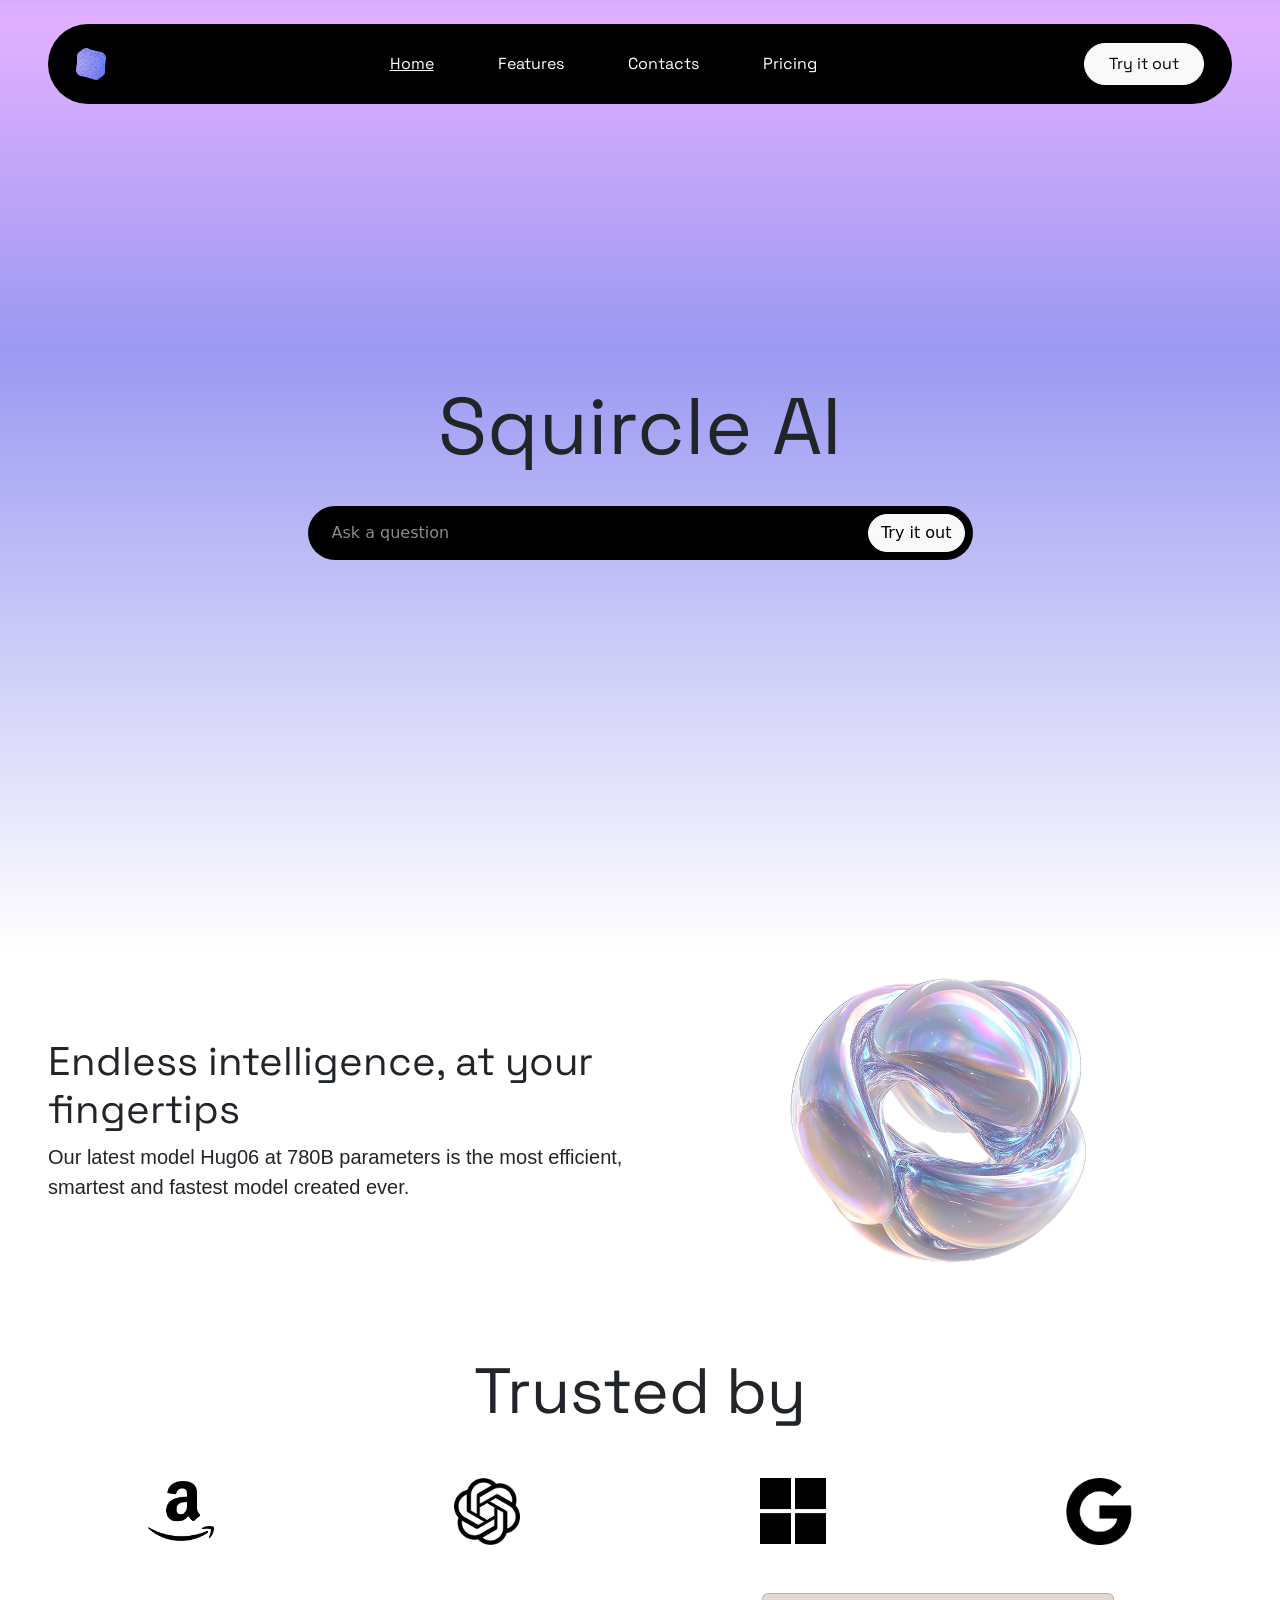
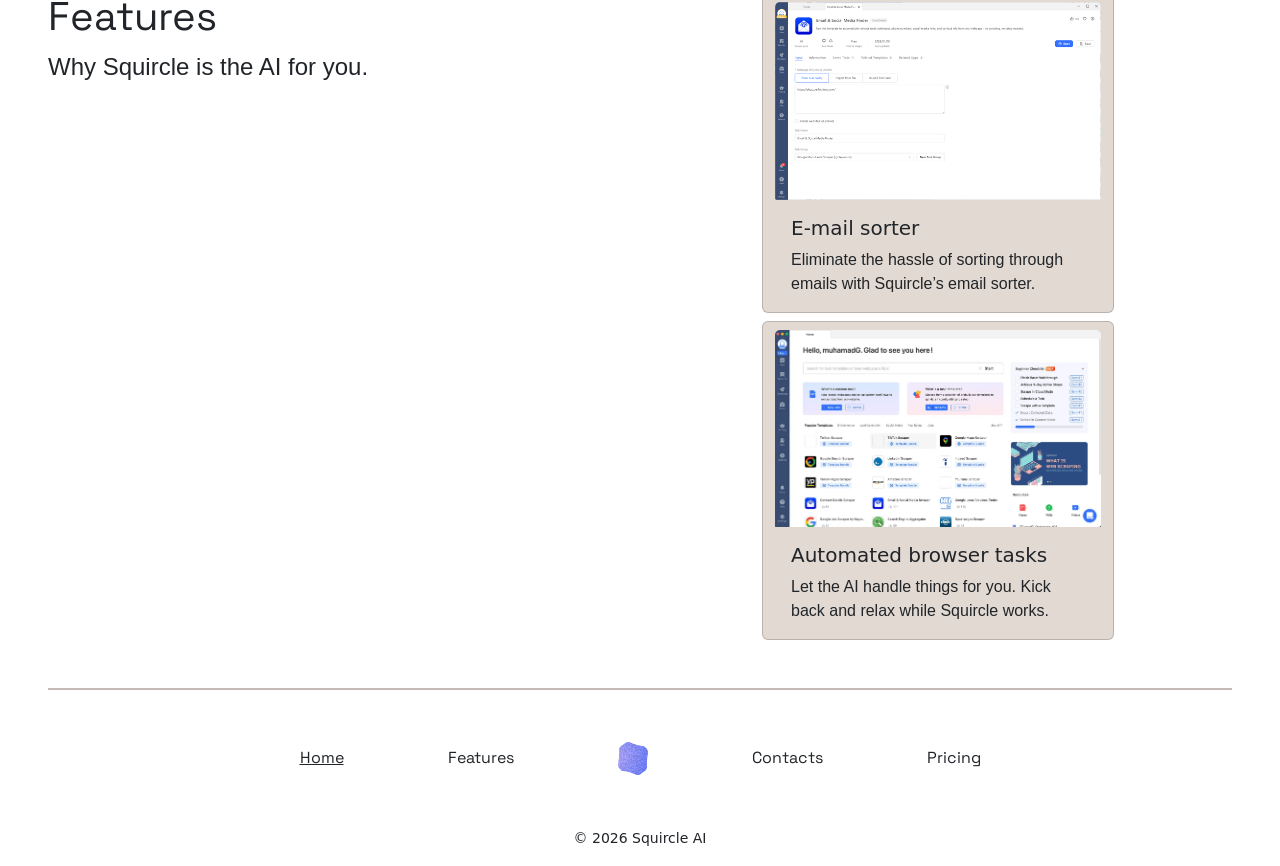
<file: index.html>
<!DOCTYPE html>
<html lang="en">
<head>
    <meta charset="UTF-8">
    <title>Squircle AI</title>
    <link href="https://cdn.jsdelivr.net/npm/bootstrap@5.3.8/dist/css/bootstrap.min.css" rel="stylesheet" integrity="sha384-sRIl4kxILFvY47J16cr9ZwB07vP4J8+LH7qKQnuqkuIAvNWLzeN8tE5YBujZqJLB" crossorigin="anonymous">
    <script src="https://cdn.jsdelivr.net/npm/bootstrap@5.3.8/dist/js/bootstrap.bundle.min.js" integrity="sha384-FKyoEForCGlyvwx9Hj09JcYn3nv7wiPVlz7YYwJrWVcXK/BmnVDxM+D2scQbITxI" crossorigin="anonymous"></script>
    <link rel="stylesheet" href="style.css">
    <script src="script.js"></script>
</head>
<body class="bg-white">
    <header class="index-custom-color py-4 px-5">
        <nav class="navbar navbar-expand-lg bg-black rounded-pill px-3">
            <div class="container-fluid justify-content-center justify-content-lg-between">
                <a class="navbar-brand d-flex align-items-center d-none d-lg-block" href="index.html">
                    <img src="assets/logo.svg" alt="Logo" class="logo-size-nav">
                </a>

                <div class="justify-content-center">
                    <ul class="navbar-nav flex-row gap-4 gap-sm-5 text-center flex-wrap justify-content-center align-items-center">
                        <li class="nav-item">
                            <a class="nav-link text-white space-font text-decoration-underline" href="index.html">
                                Home
                            </a>
                        </li>

                        <li class="nav-item">
                            <a class="nav-link text-white space-font" href="features.html">
                                Features
                            </a>
                        </li>
                        <li class="nav-item">
                            <a class="nav-link text-white space-font" href="contact.html">
                                Contacts
                            </a>
                        </li>

                        <li class="nav-item">
                            <a class="nav-link text-white space-font" href="pricing.html">
                                Pricing
                            </a>
                        </li>
                    </ul>
                </div>

                <button class="btn btn-light rounded-pill px-4 py-2 d-none d-lg-block space-font">
                    Try it out
                </button>
            </div>
        </nav>
        <div class="container text-center bigger-bottom-padding bigger-top-padding">
            <div class="row">
                <h1 class="p-4 display-1 text-center">Squircle AI</h1>
            </div>
            <div class="row d-flex justify-content-center">
                <div class="col-7 bg-black p-2 rounded-pill d-flex align-items-center justify-content-between gap-4">
                    <input type="text" class="form-control bg-transparent border-0 text-light shadow-none ps-3" placeholder="Ask a question">
                    <button class="btn btn-light rounded-pill text-nowrap"> <!-- text-nowrap is the thing that makes it not to stretch on 2 lines, I love it so much, but I only know it for like a 2 minutes now -->
                        Try it out
                    </button>
                </div>
            </div>
        </div>
    </header>
    <main class="mx-5">
        <section class="mb-5">
            <div class="row">
                <div class="col align-self-center">
                    <h3 class="display-6">Endless intelligence, at your fingertips</h3>
                    <p class="fs-5">
                        Our latest model Hug06 at 780B parameters is the most efficient,
                        smartest and fastest model created ever.
                    </p>
                </div>
                <div class="col text-center d-none d-lg-block">
                    <img src="assets/really_cool_picture.png" alt="AI image/video">
                </div>
            </div>
        </section>
        <section class="mb-5">
            <h2 class="display-3 text-center">Trusted by</h2>

            <div class="d-flex justify-content-between my-5 row gap-3 d-grid mb-3">

                    <div class="col text-center">
                        <img class="w-25" style="width: 200px" src="assets/Brand%20logos/amazon%20_a_%20logo%20colored%201.png" alt="Trusted partner 1">
                    </div>
                    <div class="col text-center">
                        <img class="w-25" style="width: 200px" src="assets/Brand%20logos/ChatGPT-Logo%201.png" alt="Trusted partner 1">
                    </div>
                    <div class="col text-center">
                        <img class="w-25" style="width: 200px" src="assets/Brand%20logos/microsoft%20logo%20black%201.png" alt="Trusted partner 1">
                    </div>
                    <div class="col text-center">
                        <img class="w-25" style="width: 200px" src="assets/Brand%20logos/google-black-icon.png%201.png" alt="Trusted partner 1">
                    </div>

            </div>
        </section>
        <section class="mb-5">
            <div class="row">
                <div class="col">
                    <h3 class="display-6">Features</h3>
                    <p class="fs-4">Why Squircle is the AI for you.</p>
                </div>

                <div class="col mx-2">
                    <div class="row d-flex justify-content-around row-gap-2">
                        <div class="card bg-white-darker card-size">
                            <img src="assets/images/random%20feature%20screenshot%201.png" class="card-img-top mt-2" alt="Card image 1">
                            <div class="card-body">
                                <h5 class="card-title">E-mail sorter</h5>
                                <p class="card-text">Eliminate the hassle of sorting through emails with Squircle’s email sorter.</p>
                            </div>
                        </div>

                        <div class="card bg-white-darker card-size">
                            <img src="assets/images/random%20feature%20screenshot%202.webp" class="card-img-top mt-2" alt="Card image 1">
                            <div class="card-body">
                                <h5 class="card-title">Automated browser tasks</h5>
                                <p class="card-text">Let the AI handle things for you. Kick back and relax while Squircle works.</p>
                            </div>
                        </div>
                    </div>
                </div>
            </div>
        </section>
    </main>
    <div class="foot-divider m-5"></div>
    <footer class="mx-5">
        <div class="col">
            <div class="pb-5 container-fluid justify-content-center justify-content-lg-between">
                <div class="justify-content-center">
                    <ul class="navbar-nav flex-row gap-5 gap-sm-5 text-center flex-wrap justify-content-center align-items-center">
                        <li class="nav-item">
                            <a class="nav-link space-font text-decoration-underline" href="index.html">
                                Home
                            </a>
                        </li>
                        <li class="ps-2 d-none d-lg-block"></li>
                        <li class="nav-item">
                            <a class="nav-link space-font" href="features.html">
                                Features
                            </a>
                        </li>
                        <li class="ps-2 d-none d-lg-block"></li>
                        <li class="nav-item d-none d-sm-block">
                            <a class="navbar-brand d-flex align-items-center" href="index.html">
                                <img src="assets/logo.svg" alt="Logo" class="logo-size-nav">
                            </a>
                        </li>
                        <li class="ps-2 d-none d-lg-block"></li>
                        <li class="nav-item">
                            <a class="nav-link space-font" href="contact.html">
                                Contacts
                            </a>
                        </li>
                        <li class="ps-2 d-none d-lg-block"></li>
                        <li class="nav-item">
                            <a class="nav-link space-font" href="pricing.html">
                                Pricing
                            </a>
                        </li>
                    </ul>
                </div>
            </div>
            <div class="col text-center pb-3">
                <small>© 2026 Squircle AI</small>
            </div>
        </div>
    </footer>
</body>
</html>
</file>
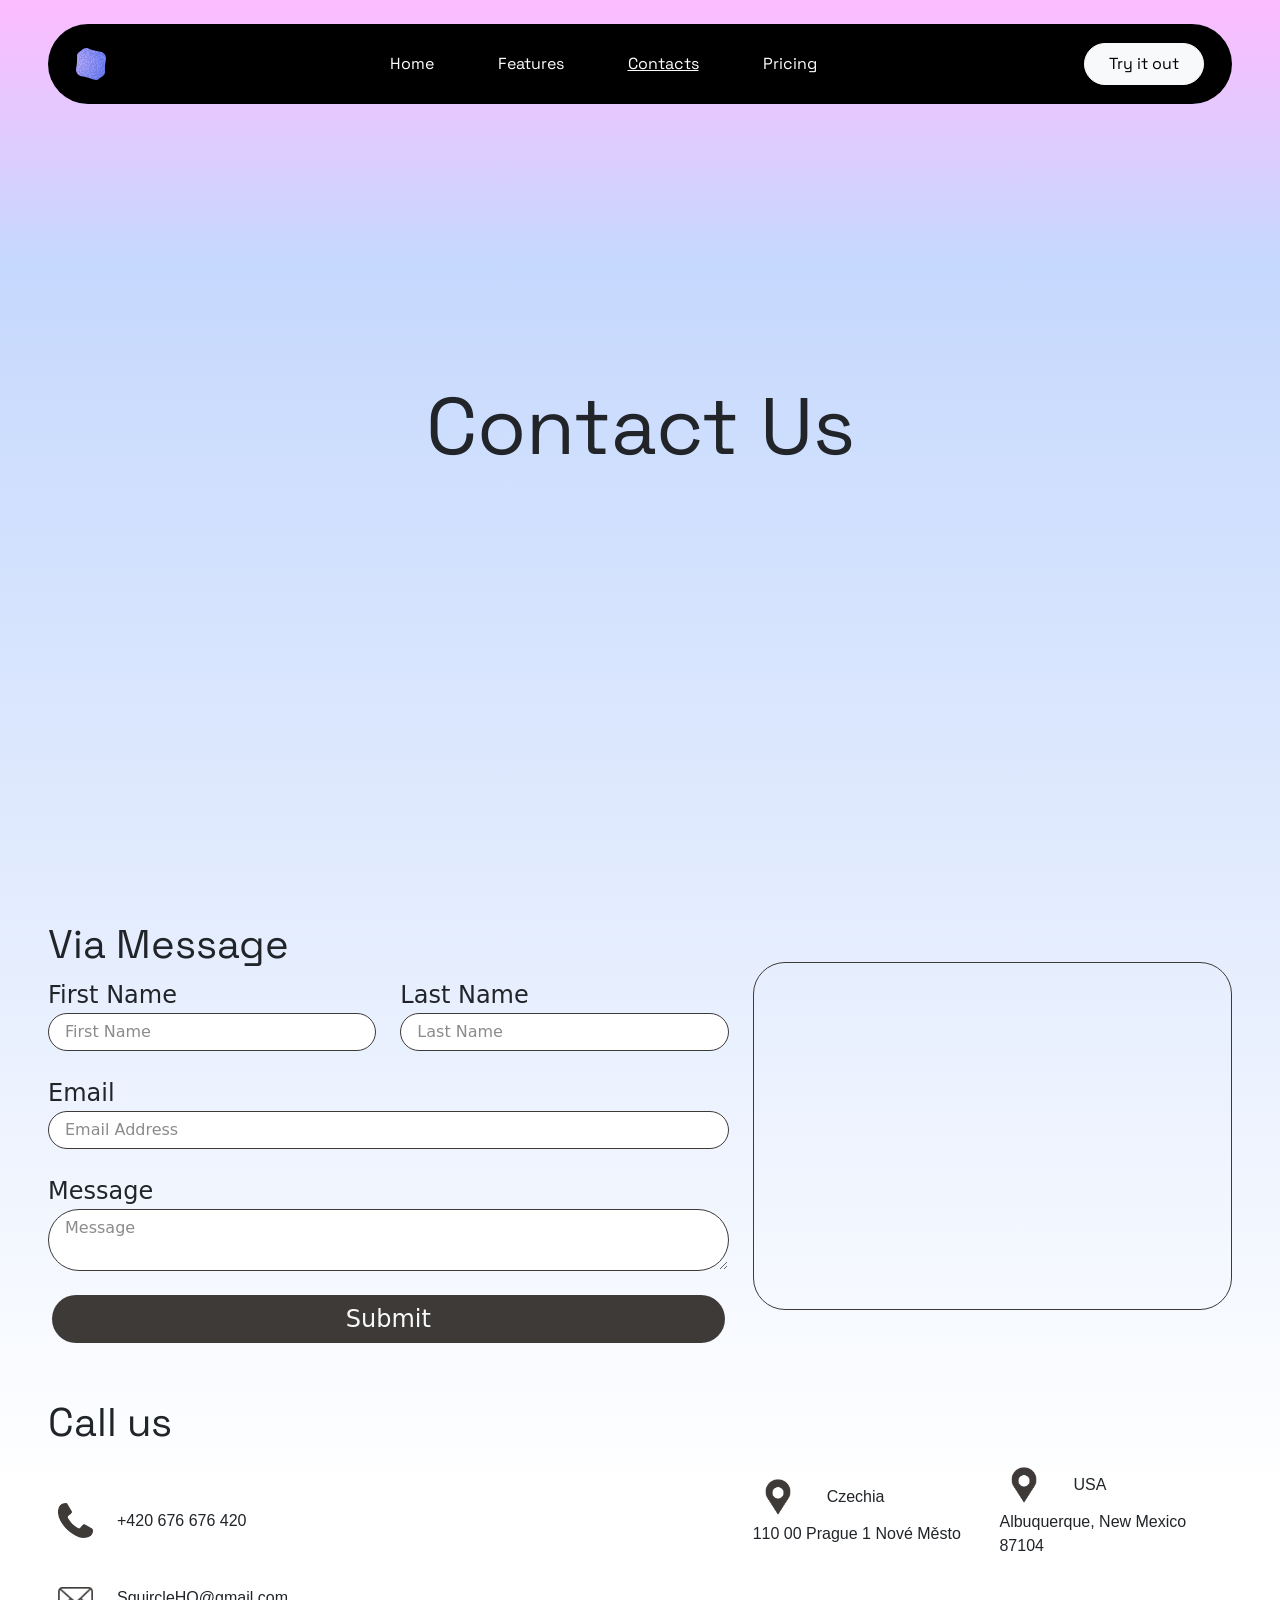
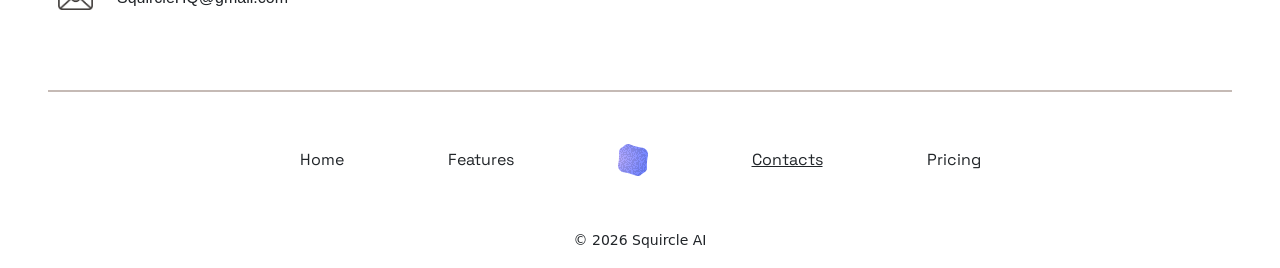
<file: contact.html>
<!DOCTYPE html>
<html lang="en">
<head>
	<meta charset="UTF-8">
	<title>Squircle AI</title>
	<link href="https://cdn.jsdelivr.net/npm/bootstrap@5.3.8/dist/css/bootstrap.min.css" rel="stylesheet"
	      integrity="sha384-sRIl4kxILFvY47J16cr9ZwB07vP4J8+LH7qKQnuqkuIAvNWLzeN8tE5YBujZqJLB" crossorigin="anonymous">
	<script src="https://cdn.jsdelivr.net/npm/bootstrap@5.3.8/dist/js/bootstrap.bundle.min.js"
	        integrity="sha384-FKyoEForCGlyvwx9Hj09JcYn3nv7wiPVlz7YYwJrWVcXK/BmnVDxM+D2scQbITxI"
	        crossorigin="anonymous"></script>
	<link rel="stylesheet" href="style.css">
	<script src="script.js"></script>
</head>
<body class="bg-white">
<div class="contact-custom-color">
	<header class="py-4 px-5">
		<nav class="navbar navbar-expand-lg bg-black rounded-pill px-3">
			<div class="container-fluid justify-content-center justify-content-lg-between">
				<a class="navbar-brand d-flex align-items-center d-none d-lg-block" href="index.html">
					<img src="assets/logo.svg" alt="Logo" class="logo-size-nav">
				</a>

				<div class="justify-content-center">
					<ul class="navbar-nav flex-row gap-4 gap-sm-5 text-center flex-wrap justify-content-center align-items-center">
						<li class="nav-item">
							<a class="nav-link text-white space-font" href="index.html">
								Home
							</a>
						</li>

						<li class="nav-item">
							<a class="nav-link text-white space-font" href="features.html">
								Features
							</a>
						</li>
						<li class="nav-item">
							<a class="nav-link text-white space-font text-decoration-underline" href="contact.html">
								Contacts
							</a>
						</li>

						<li class="nav-item">
							<a class="nav-link text-white space-font" href="pricing.html">
								Pricing
							</a>
						</li>
					</ul>
				</div>

				<button class="btn btn-light rounded-pill px-4 py-2 d-none d-lg-block space-font">
					Try it out
				</button>
			</div>
		</nav>

		<section class="bigger-top-padding bigger-bottom-padding">
			<h1 class="display-1 text-center p-4">Contact Us</h1>
		</section>
	</header>
	<main class="py-4 px-5">
		<section class="mb-5">
			<div class="row">
				<div class="col-md-7">
					<h2 class="display-6">Via Message</h2>

					<form>
						<div class="col d-grid gap-0 row-gap-4">
							<div class="row">
								<div class="col-md-6">
									<label class="fs-4 w-100">First Name
										<input type="text"
										       class="bg-white rounded-pill form-control contact-border shadow-none ps-3"
										       placeholder="First Name">
									</label>
								</div>

								<div class="col-md-6">
									<label class="fs-4 w-100">Last Name
										<input type="text"
										       class="bg-white rounded-pill form-control contact-border shadow-none ps-3"
										       placeholder="Last Name">
									</label>
								</div>
							</div>

							<div class="row">
								<label class="fs-4">Email
									<input type="text"
									       class="bg-white rounded-pill form-control contact-border shadow-none ps-3"
									       placeholder="Email Address">
								</label>
							</div>

							<div class="row">
								<label class="fs-4">Message
									<textarea
											class="bg-white text-dark rounded-5 form-control contact-border shadow-none ps-3"
											placeholder="Message"></textarea>
								</label>
							</div>

							<div class="row px-3 justify-content-center d-flex mb-2">
								<button class="bg-brown-ish fs-4 text-light rounded-pill btn btn-light border border-0"
								        type="submit">Submit
								</button>
							</div>
						</div>
					</form>
				</div>
				<div class="col-md-5 d-flex align-items-center justify-content-center">
					<div class="ratio ratio-4x3 overflow-hidden rounded-5 contact-border shadow-none ps-3">
						<iframe src="https://www.google.com/maps/embed?pb=!1m18!1m12!1m3!1d2600.2021879215604!2d17.982633276952054!3d49.329390771399964!2m3!1f0!2f0!3f0!3m2!1i1024!2i768!4f13.1!3m3!1m2!1s0x471383478d8533d1%3A0x517654d78b12052a!2sRokytnice%20458%2C%20755%2001%20Vset%C3%ADn%201-Rokytnice!5e0!3m2!1scs!2scz!4v1780038640237!5m2!1scs!2scz"
						        width="600" height="450" style="border:0;" allowfullscreen="" loading="lazy"
						        referrerpolicy="no-referrer-when-downgrade">
						</iframe>
					</div>
				</div>
			</div>
		</section>
		<section>
			<div class="row">
				<div class="col-md-7 mb-2">
					<h2 class="display-6 pb-5">Call us</h2>
					<div class="d-grid gap-0 row-gap-5">
						<div class="row align-items-center">
							<div class="col-auto flex-shrink-0">
								<img class="phone-image" src="assets/Icons/phone.png" alt="Phone icon">
							</div>
							<div class="col">
								<p class="fs-6 mb-0">+420 676 676 420</p>
							</div>
						</div>

						<div class="row align-items-center">
							<div class="col-auto flex-shrink-0">
								<img class="mail-image" src="assets/Icons/mail.png" alt="Email icon">
							</div>
							<div class="col">
								<p class="fs-6 mb-0">SquircleHQ@gmail.com</p>
							</div>
						</div>
					</div>
				</div>

				<div class="col-md-5 d-flex d-grid gap-0 column-gap-3 align-items-center justify-content-center">
					<div class="row align-items-center">
						<div class="col-auto flex-shrink-0">
							<img class="pin-image" src="assets/Icons/pin.png" alt="Location icon">
						</div>

						<div class="col">
							<p class="fs-6 mb-0">Czechia</p>
						</div>
						<p class="fs-6 m-0">110 00 Prague 1 Nové Město</p>
					</div>

					<div class="row align-items-center">
						<div class="col-auto flex-shrink-0">
							<img class="pin-image" src="assets/Icons/pin.png" alt="Location icon">
						</div>

						<div class="col">
							<p class="fs-6 mb-0">USA</p>
						</div>
						<p class="fs-6 m-0">Albuquerque, New Mexico 87104</p>
					</div>
				</div>
			</div>
		</section>
	</main>
</div>
<div class="foot-divider m-5"></div>
<footer class="mx-5">
	<div class="col">
		<div class="pb-5 container-fluid justify-content-center justify-content-lg-between">
			<div class="justify-content-center">
				<ul class="navbar-nav flex-row gap-5 gap-sm-5 text-center flex-wrap justify-content-center align-items-center">
					<li class="nav-item">
						<a class="nav-link space-font" href="index.html">
							Home
						</a>
					</li>
					<li class="ps-2 d-none d-lg-block"></li>
					<li class="nav-item">
						<a class="nav-link space-font" href="features.html">
							Features
						</a>
					</li>
					<li class="ps-2 d-none d-lg-block"></li>
					<li class="nav-item d-none d-sm-block">
						<a class="navbar-brand d-flex align-items-center" href="index.html">
							<img src="assets/logo.svg" alt="Logo" class="logo-size-nav">
						</a>
					</li>
					<li class="ps-2 d-none d-lg-block"></li>
					<li class="nav-item">
						<a class="nav-link space-font text-decoration-underline" href="contact.html">
							Contacts
						</a>
					</li>
					<li class="ps-2 d-none d-lg-block"></li>
					<li class="nav-item">
						<a class="nav-link space-font" href="pricing.html">
							Pricing
						</a>
					</li>
				</ul>
			</div>
		</div>
		<div class="col text-center pb-3">
			<small>© 2026 Squircle AI</small>
		</div>
	</div>
</footer>
</body>
</html>
</file>
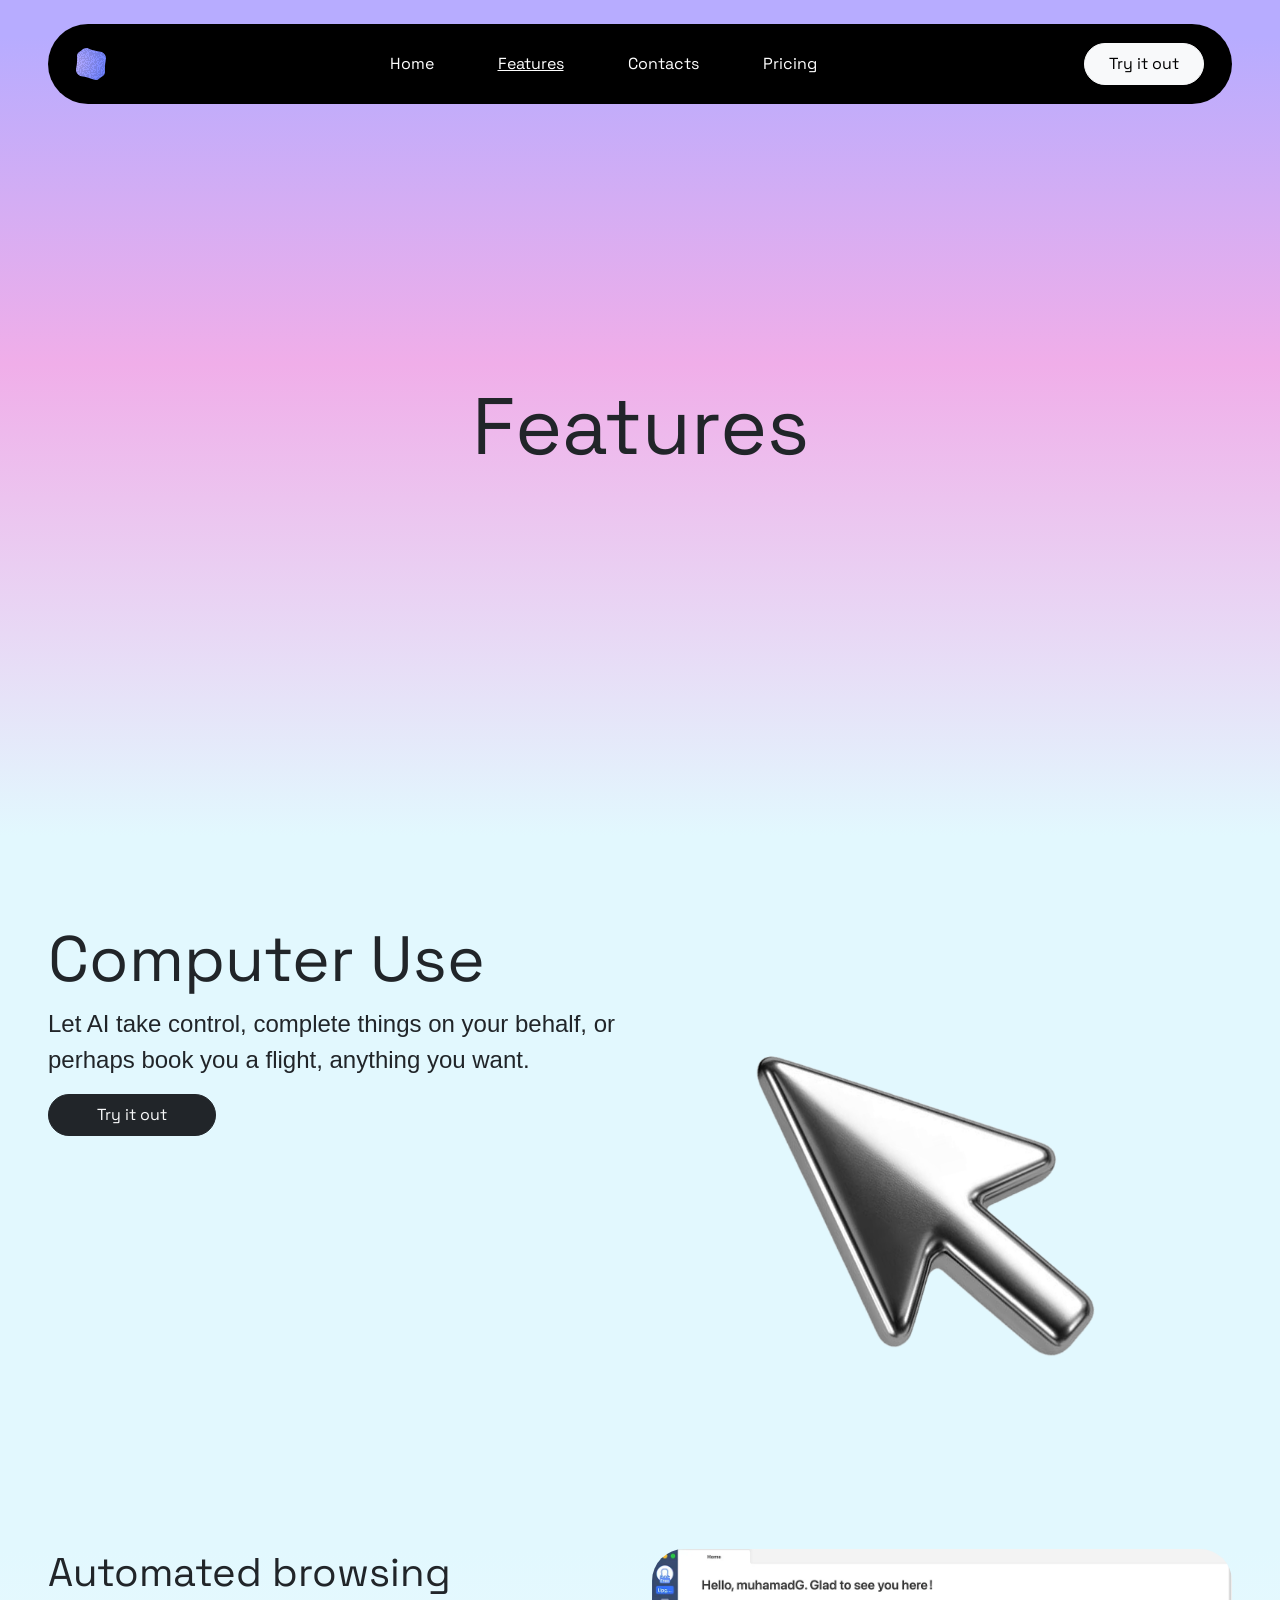
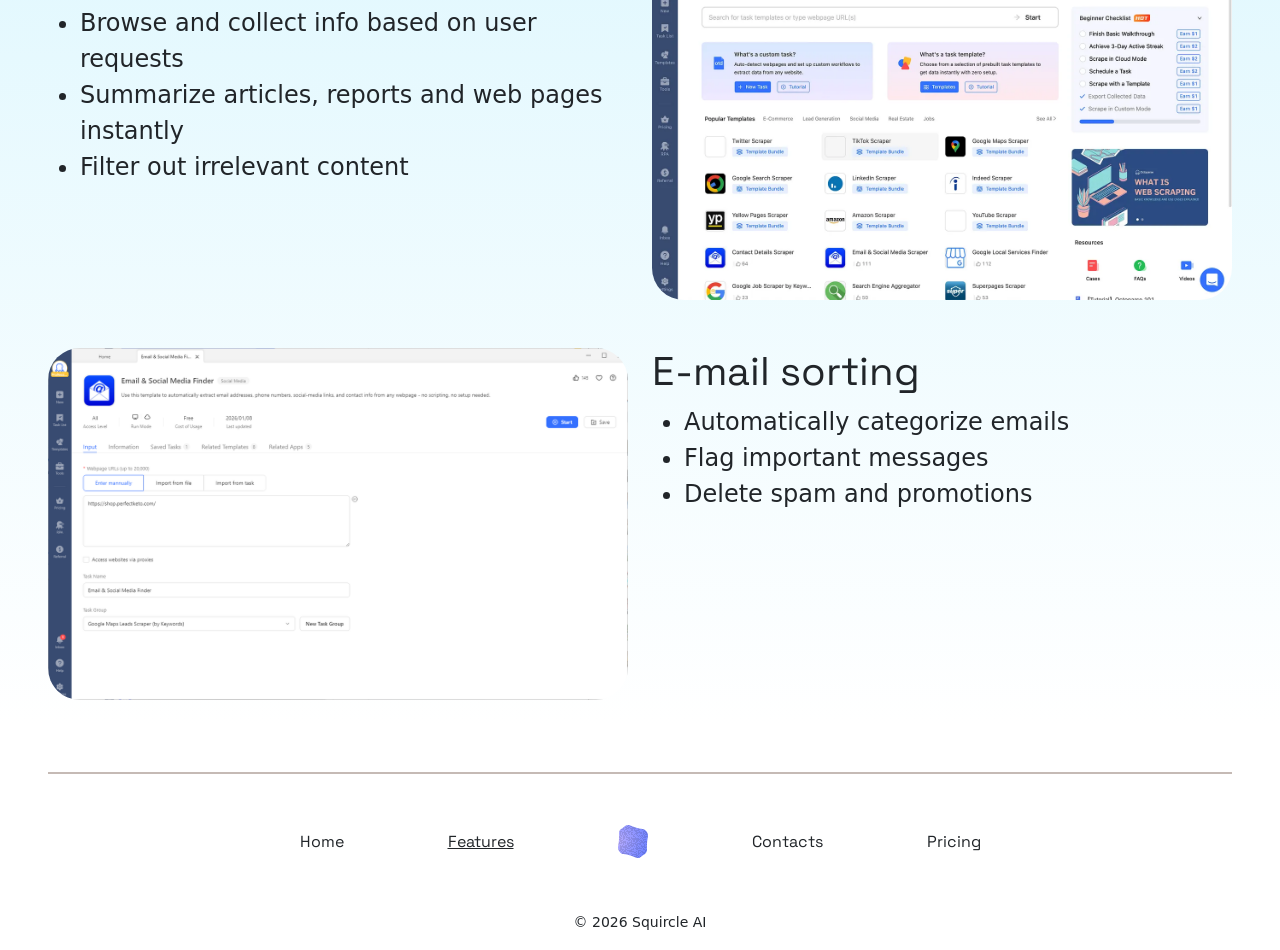
<file: features.html>
<!DOCTYPE html>
<html lang="en">
<head>
    <meta charset="UTF-8">
    <title>Squircle AI</title>
    <link href="https://cdn.jsdelivr.net/npm/bootstrap@5.3.8/dist/css/bootstrap.min.css" rel="stylesheet" integrity="sha384-sRIl4kxILFvY47J16cr9ZwB07vP4J8+LH7qKQnuqkuIAvNWLzeN8tE5YBujZqJLB" crossorigin="anonymous">
    <script src="https://cdn.jsdelivr.net/npm/bootstrap@5.3.8/dist/js/bootstrap.bundle.min.js" integrity="sha384-FKyoEForCGlyvwx9Hj09JcYn3nv7wiPVlz7YYwJrWVcXK/BmnVDxM+D2scQbITxI" crossorigin="anonymous"></script>
    <link rel="stylesheet" href="style.css">
    <script src="script.js"></script>
</head>
<body class="bg-white">
    <div class="features-custom-color">
        <header class="py-4 px-5">
            <nav class="navbar navbar-expand-lg bg-black rounded-pill px-3">
                <div class="container-fluid justify-content-center justify-content-lg-between">
                    <a class="navbar-brand d-flex align-items-center d-none d-lg-block" href="index.html">
                        <img src="assets/logo.svg" alt="Logo" class="logo-size-nav">
                    </a>

                    <div class="justify-content-center">
                        <ul class="navbar-nav flex-row gap-4 gap-sm-5 text-center flex-wrap justify-content-center align-items-center">
                            <li class="nav-item">
                                <a class="nav-link text-white space-font" href="index.html">
                                    Home
                                </a>
                            </li>

                            <li class="nav-item">
                                <a class="nav-link text-white space-font text-decoration-underline" href="features.html">
                                    Features
                                </a>
                            </li>
                            <li class="nav-item">
                                <a class="nav-link text-white space-font" href="contact.html">
                                    Contacts
                                </a>
                            </li>

                            <li class="nav-item">
                                <a class="nav-link text-white space-font" href="pricing.html">
                                    Pricing
                                </a>
                            </li>
                        </ul>
                    </div>

                    <button class="btn btn-light rounded-pill px-4 py-2 d-none d-lg-block space-font">
                        Try it out
                    </button>
                </div>
            </nav>
            <section class="bigger-top-padding bigger-bottom-padding">
                <h1 class="display-1 text-center p-4">Features</h1>
            </section>
        </header>

        <main class="py-4 px-5">
            <section class="mb-5">
                <div class="row">
                    <div class="col">
                        <h2 class="display-3">Computer Use</h2>

                        <p class="fs-4">
                            Let AI take control, complete things on your behalf,
                            or perhaps book you a flight, anything you want.
                        </p>

                        <div>
                            <button class="btn btn-dark text-light rounded-pill px-5 py-2 space-font">
                                Try it out
                            </button>
                        </div>
                    </div>

                    <div class="col d-none d-lg-block">
                        <img src="assets/cursor.png" alt="image" class="img-fluid">
                    </div>
                </div>
            </section>

            <section class="mb-5">
                <div class="row">
                    <div class="col">
                        <h3 class="display-6">Automated browsing</h3>

                        <ul>
                            <li class="fs-4">Browse and collect info based on user requests</li>
                            <li class="fs-4">Summarize articles, reports and web pages instantly</li>
                            <li class="fs-4">Filter out irrelevant content</li>
                        </ul>
                    </div>
                    <div class="col-12 col-lg-6 d-flex align-items-center justify-content-center">
                        <img
                                src="assets/images/random%20feature%20screenshot%202.webp"
                                alt="Hero image"
                                class="img-fluid rounded-5"
                        >
                    </div>
                </div>
            </section>
            <section>
                <div class="row">
                    <div class="col-12 col-lg-6 order-2 order-lg-1 d-flex align-items-center justify-content-center">
                        <img
                                src="assets/images/random%20feature%20screenshot%201.png"
                                alt="Hero image"
                                class="img-fluid rounded-5"
                        >
                    </div>
                    <div class="col order-1 order-lg-2">
                        <h3 class="display-6">E-mail sorting</h3>

                        <ul>
                            <li class="fs-4">Automatically categorize emails</li>
                            <li class="fs-4">Flag important messages</li>
                            <li class="fs-4">Delete spam and promotions</li>
                        </ul>
                    </div>
                </div>
            </section>

        </main>
    </div>

    <div class="foot-divider m-5"></div>
    <footer class="mx-5">
        <div class="col">
            <div class="pb-5 container-fluid justify-content-center justify-content-lg-between">
                <div class="justify-content-center">
                    <ul class="navbar-nav flex-row gap-5 gap-sm-5 text-center flex-wrap justify-content-center align-items-center">
                        <li class="nav-item">
                            <a class="nav-link space-font" href="index.html">
                                Home
                            </a>
                        </li>
                        <li class="ps-2 d-none d-lg-block"></li>
                        <li class="nav-item">
                            <a class="nav-link space-font text-decoration-underline" href="features.html">
                                Features
                            </a>
                        </li>
                        <li class="ps-2 d-none d-lg-block"></li>
                        <li class="nav-item d-none d-sm-block">
                            <a class="navbar-brand d-flex align-items-center" href="index.html">
                                <img src="assets/logo.svg" alt="Logo" class="logo-size-nav">
                            </a>
                        </li>
                        <li class="ps-2 d-none d-lg-block"></li>
                        <li class="nav-item">
                            <a class="nav-link space-font" href="contact.html">
                                Contacts
                            </a>
                        </li>
                        <li class="ps-2 d-none d-lg-block"></li>
                        <li class="nav-item">
                            <a class="nav-link space-font" href="pricing.html">
                                Pricing
                            </a>
                        </li>
                    </ul>
                </div>
            </div>
            <div class="col text-center pb-3">
                <small>© 2026 Squircle AI</small>
            </div>
        </div>
    </footer>
</body>
</html>
</file>
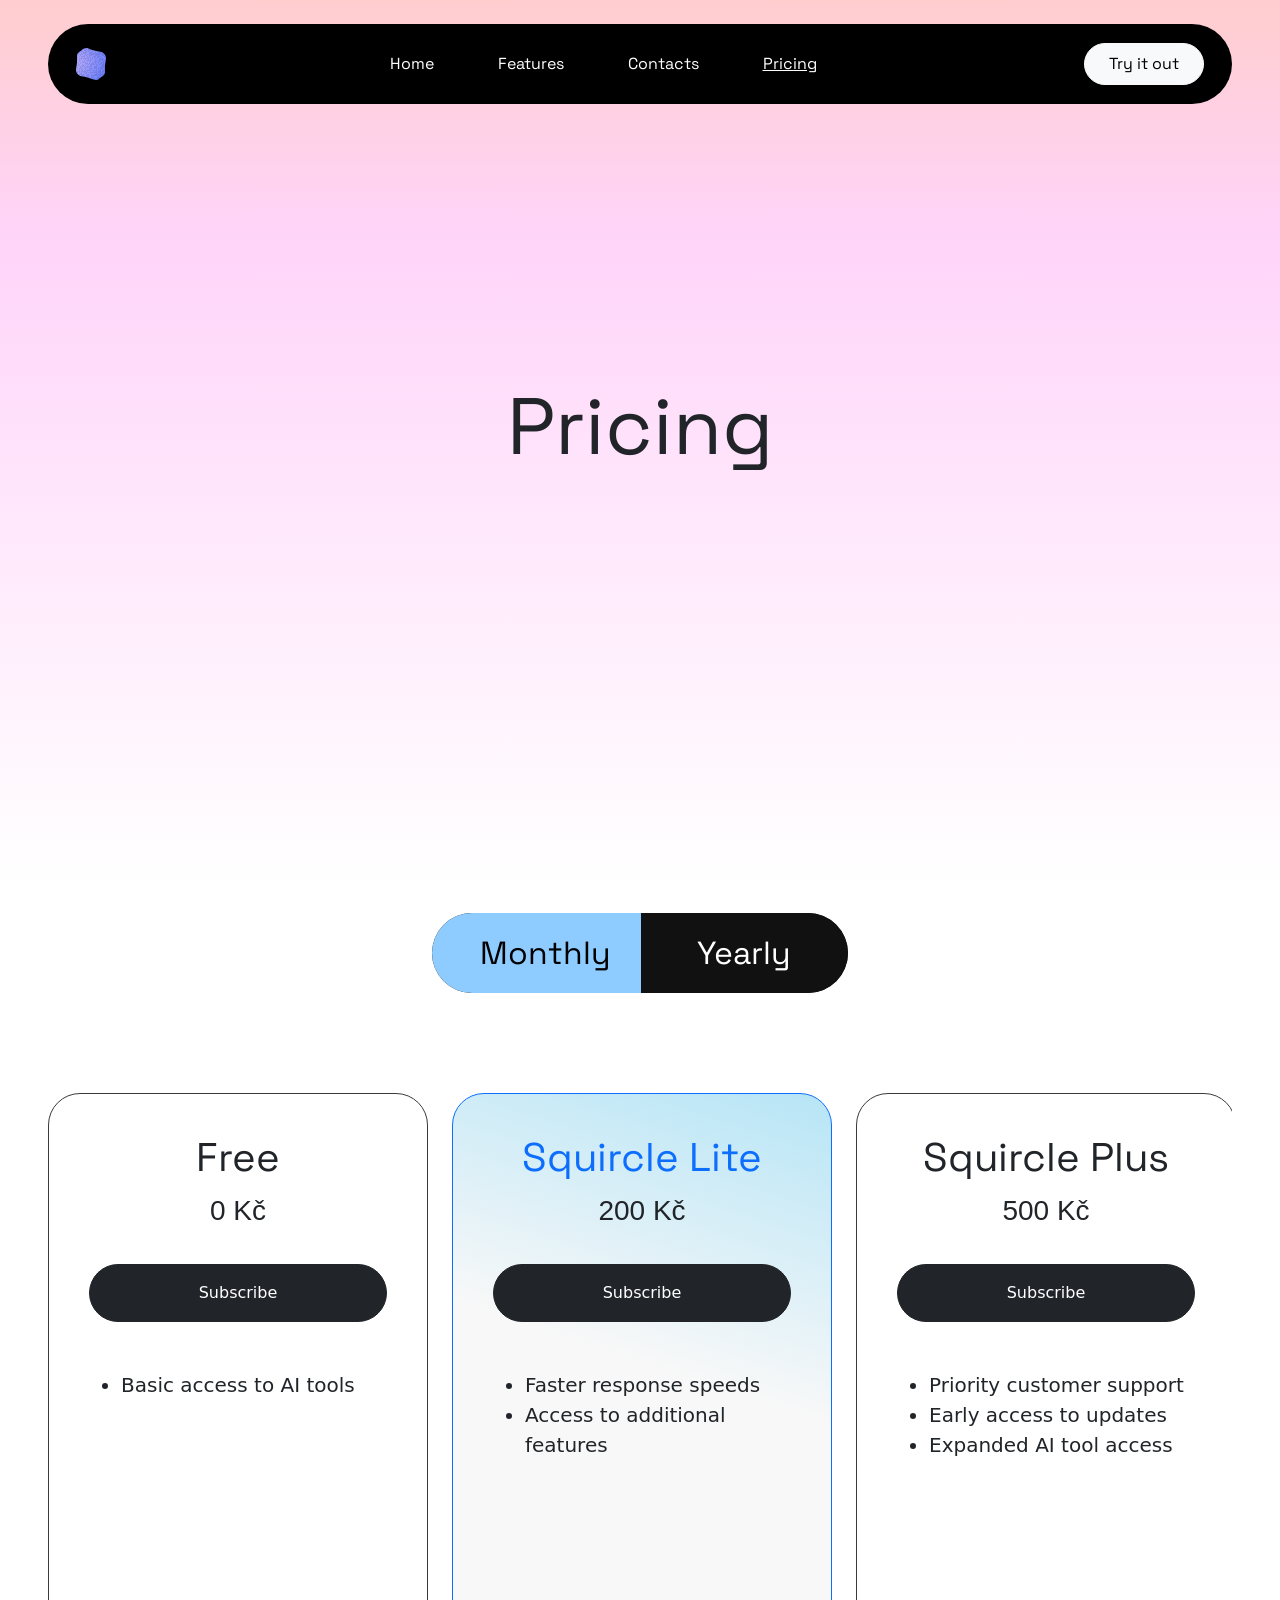
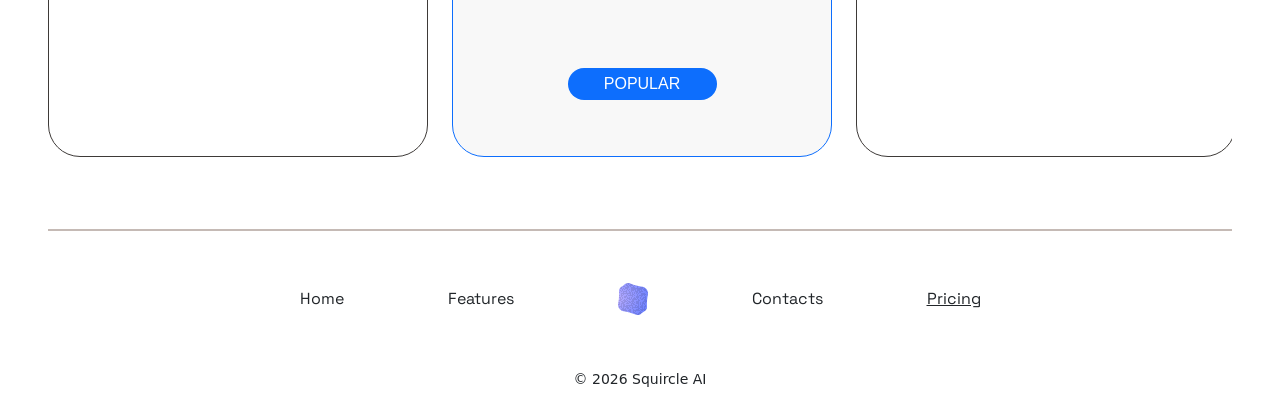
<file: pricing.html>
<!DOCTYPE html>
<html lang="en">
<head>
	<meta charset="UTF-8">
	<title>Squircle AI</title>
	<link href="https://cdn.jsdelivr.net/npm/bootstrap@5.3.8/dist/css/bootstrap.min.css" rel="stylesheet"
	      integrity="sha384-sRIl4kxILFvY47J16cr9ZwB07vP4J8+LH7qKQnuqkuIAvNWLzeN8tE5YBujZqJLB" crossorigin="anonymous">
	<script src="https://cdn.jsdelivr.net/npm/bootstrap@5.3.8/dist/js/bootstrap.bundle.min.js"
	        integrity="sha384-FKyoEForCGlyvwx9Hj09JcYn3nv7wiPVlz7YYwJrWVcXK/BmnVDxM+D2scQbITxI"
	        crossorigin="anonymous"></script>
	<link rel="stylesheet" href="style.css">
	<script src="script.js" defer></script>
</head>
<body class="bg-white">
<header class="prices-custom-color py-4 px-5">
    <nav class="navbar navbar-expand-lg bg-black rounded-pill px-3">
        <div class="container-fluid justify-content-center justify-content-lg-between">
            <a class="navbar-brand d-flex align-items-center d-none d-lg-block" href="index.html">
                <img src="assets/logo.svg" alt="Logo" class="logo-size-nav">
            </a>

			<div class="justify-content-center">
				<ul class="navbar-nav flex-row gap-4 gap-sm-5 text-center flex-wrap justify-content-center align-items-center">
					<li class="nav-item">
						<a class="nav-link text-white space-font" href="index.html">
							Home
						</a>
					</li>

					<li class="nav-item">
						<a class="nav-link text-white space-font" href="features.html">
							Features
						</a>
					</li>
					<li class="nav-item">
						<a class="nav-link text-white space-font" href="contact.html">
							Contacts
						</a>
					</li>

					<li class="nav-item">
						<a class="nav-link text-white space-font text-decoration-underline" href="pricing.html">
							Pricing
						</a>
					</li>
				</ul>
			</div>

			<button class="btn btn-light rounded-pill px-4 py-2 d-none d-lg-block space-font">
				Try it out
			</button>
		</div>
	</nav>
	<div class="bigger-top-padding bigger-bottom-padding text-center m-4">
		<h1 class="display-1">Pricing</h1>
	</div>
</header>
<main class="my-3 mx-5">
	<section class="d-flex justify-content-center align-items-center btn-padding">
		<div class="btn-group bg-black rounded-pill text-center" role="group" aria-label="Basic radio toggle button group"> <!-- nejdou nastavit jiné barvy tak to nechávám tak sry -->
			<input type="radio" class="btn-check" name="btnradio" id="btnradio1" autocomplete="off" checked>
			<label class="btn pricing-toggle-btn pricing-toggle-left rounded-start-pill py-3 px-5 w-50 space-font text-center btn-text-size" for="btnradio1">Monthly</label>

			<input type="radio" class="btn-check" name="btnradio" id="btnradio2" autocomplete="off">
			<label class="btn pricing-toggle-btn pricing-toggle-right rounded-end-pill py-3 px-5 w-50 space-font text-center btn-text-size" for="btnradio2">Yearly</label>
		</div>
	</section>
	<section class="pricing-slider pb-4">
		<div class="card pricing-card bg-white contact-border rounded-5 p-4">
			<div class="card-body d-flex flex-column">
				<h2 class="display-6 text-center">Free</h2>
				<p class="fs-3 text-center" id="0_kc">0 Kč</p>

				<button class="btn btn-dark rounded-pill py-3 px-4 mt-3">Subscribe</button>

				<ul class="mt-5 fs-5">
					<li>Basic access to AI tools</li>
				</ul>
			</div>
		</div>

		<div class="card pricing-card bg-trans border-primary rounded-5 p-4">
			<div class="card-body d-flex flex-column">
				<h2 class="display-6 text-center text-primary">Squircle Lite</h2>
				<p class="fs-3 text-center pricing-price" data-monthly="200 Kč" data-yearly="2 000 Kč">200 Kč</p>

				<button class="btn btn-dark rounded-pill py-3 px-4 mt-3">Subscribe</button>

				<ul class="mt-5 fs-5">
					<li>Faster response speeds</li>
					<li>Access to additional features</li>
				</ul>
				<p class="text-center bg-primary text-white rounded-pill px-3 py-1 w-50 mx-auto mt-auto">POPULAR</p>
			</div>
		</div>

		<div class="card pricing-card bg-white contact-border rounded-5 p-4">
			<div class="card-body d-flex flex-column">
				<h2 class="display-6 text-center">Squircle Plus</h2>
				<p class="fs-3 text-center pricing-price" data-monthly="500 Kč" data-yearly="5 000 Kč">500 Kč</p>

				<button class="btn btn-dark rounded-pill py-3 px-4 mt-3">Subscribe</button>

				<ul class="mt-5 fs-5">
					<li>Priority customer support</li>
					<li>Early access to updates</li>
					<li>Expanded AI tool access</li>
				</ul>
			</div>
		</div>

		<div class="card pricing-card bg-white contact-border rounded-5 p-4">
			<div class="card-body d-flex flex-column">
				<h2 class="display-6 text-center">Squircle Pro</h2>
				<p class="fs-3 text-center pricing-price" data-monthly="2 800 Kč" data-yearly="28 000 Kč">2800 Kč</p>

				<button class="btn btn-dark rounded-pill py-3 px-4 mt-3">Subscribe</button>

				<ul class="mt-5 fs-5">
					<li>Advanced customization options</li>
					<li>Faster processing performance</li>
					<li>Exclusive member content</li>
					<li>Access to beta features</li>
				</ul>
			</div>
		</div>

		<div class="card pricing-card bg-white contact-border rounded-5 p-4">
			<div class="card-body d-flex flex-column">
				<h2 class="display-6 text-center">Squircle Ultra</h2>
				<p class="fs-3 text-center pricing-price" data-monthly="5 900 Kč" data-yearly="59 000 Kč">5900 Kč</p>

				<button class="btn btn-dark rounded-pill py-3 px-4 mt-3">Subscribe</button>

				<ul class="mt-5 fs-5">
					<li>Unlimited access to all AI tools</li>
					<li>Maximum processing speed</li>
					<li>Access to experimental features</li>
					<li>Advanced customization options</li>
					<li>24/7 priority support</li>
					<li>Exclusive beta testing opportunities</li>
				</ul>
			</div>
		</div>
	</section>
</main>
<div class="foot-divider m-5"></div>
<footer class="mx-5">
	<div class="col">
		<div class="pb-5 container-fluid justify-content-center justify-content-lg-between">
			<div class="justify-content-center">
				<ul class="navbar-nav flex-row gap-5 gap-sm-5 text-center flex-wrap justify-content-center align-items-center">
					<li class="nav-item">
						<a class="nav-link space-font" href="index.html">
							Home
						</a>
					</li>
					<li class="ps-2 d-none d-lg-block"></li>
					<li class="nav-item">
						<a class="nav-link space-font" href="features.html">
							Features
						</a>
					</li>
					<li class="ps-2 d-none d-lg-block"></li>
					<li class="nav-item d-none d-sm-block">
						<a class="navbar-brand d-flex align-items-center" href="index.html">
							<img src="assets/logo.svg" alt="Logo" class="logo-size-nav">
						</a>
					</li>
					<li class="ps-2 d-none d-lg-block"></li>
					<li class="nav-item">
						<a class="nav-link space-font" href="contact.html">
							Contacts
						</a>
					</li>
					<li class="ps-2 d-none d-lg-block"></li>
					<li class="nav-item">
						<a class="nav-link space-font text-decoration-underline" href="pricing.html">
							Pricing
						</a>
					</li>
				</ul>
			</div>
		</div>
		<div class="col text-center pb-3">
			<small>© 2026 Squircle AI</small>
		</div>
	</div>
</footer>
</body>
</html>
</file>
<file: style.css>
@import url('https://fonts.googleapis.com/css2?family=Space+Grotesk:wght@300..700&display=swap');


.bg-white {
    background-color: #FFF6F0;
}

.bg-white-darker {
    background-color: #E2D9D2;
}

.bg-black {
    background-color: #000000;
}

.bg-brown-ish {
    background-color: #3E3A38;
}

.bg-trans {
    background: linear-gradient(198deg, #B7E5F6 0.39%, #f8f8f8 42.14%);
}

::placeholder {
    color: #C5BAB5;
}

.logo-size-nav {
    width: 30px;
}

.navbar {
    min-height: 80px;
}

.nav-link:hover {
    opacity: 0.7;
}

.space-font {
    font-family: 'Space Grotesk', sans-serif;
}

h1, h2, h3 {
    font-family: 'Space Grotesk', sans-serif;
}

p {
    font-family: 'Inter', sans-serif;
}

.display-1 {
    font-weight: 400;
}

.display-3 {
    font-weight: 400;
}

.btn-text-size {
    font-size: xx-large;
}

.btn-padding {
    padding-bottom: 100px;
}

.display-6 {
    font-weight: 400;
}

.form-control::placeholder {
    color: #8b8b8b;
    opacity: 1;
}

.form-control:focus {
    background: transparent;
    color: white;
}

.bigger-bottom-padding {
    padding-bottom: 367px;
}

.bigger-top-padding {
    padding-top: 250px;
}

.index-custom-color {
    background: linear-gradient(180deg, #7383F8 -16.36%, #E2B0FF 2.1%, #9B99F2 36.88%, rgba(255, 255, 255, 0.00) 100%);
}

.contact-custom-color {
    background: linear-gradient(180deg, #FCBCFF 0%, #C5D8FD 15.87%, #ffffff 90.87%);
}

.prices-custom-color {
    background: linear-gradient(180deg, #FFCDCE 0%, #FFD4F9 25.96%, #ffffff 98.55%);
}

.features-custom-color {
    background: linear-gradient(180deg, #B7ACFF 1.58%, #F0AEE9 15.64%, #E2F8FE 35.95%, #E2F8FE 66.67%, #FFF 100%);
}

.foot-divider {
    height: 2px;
    background-color: #C5BAB5;
}

.card-size {
    width: 22em;
}

.contact-border {
    border: 1px solid #3E3A38;
}

.pin-image {
    width: 50px;
}

.phone-image {
    width: 35px;
    margin-left: 10px;
}

.mail-image {
    width: 35px;
    margin-left: 10px;
}

.pricing-slider {
    display: flex;
    gap: 24px;

    overflow-x: auto;            /* this is the part that does the scroll thing, in another words the thing ive been looking for for the past 1 and a half hour, and scroll smooth is just what i found is commonly used with it */
    scroll-behavior: smooth;

    padding-bottom: 20px;
}

.pricing-slider::-webkit-scrollbar {
    height: 10px;
}

.pricing-slider::-webkit-scrollbar-thumb {
    background: #b6aaa3;
    border-radius: 20px;
}

.pricing-card {
    min-width: 380px;
    max-width: 380px;
    min-height: 620px;

    flex-shrink: 0;
}

.display-5 {
    font-size: 24px;
    font-weight: 400;
}

.pricing-toggle-btn {
    border: none;
    transition: all 0.2s ease;
}

.pricing-toggle-left {
    background-color: #111111;
    color: white;
}

.pricing-toggle-right {
    background-color: #111111;
    color: white;
}

.btn.pricing-toggle-btn,
.btn.pricing-toggle-btn:hover,
.btn.pricing-toggle-btn:focus {
    color: white !important;
}

#btnradio1:checked + .pricing-toggle-left:hover,
#btnradio2:checked + .pricing-toggle-right:hover {
    color: black;
}

#btnradio1:checked + .pricing-toggle-left {
    background-color: #8ECCFF;
    color: black !important;
}

#btnradio2:checked + .pricing-toggle-right {
    background-color: #8ECCFF;
    color: black !important;
}
</file>
